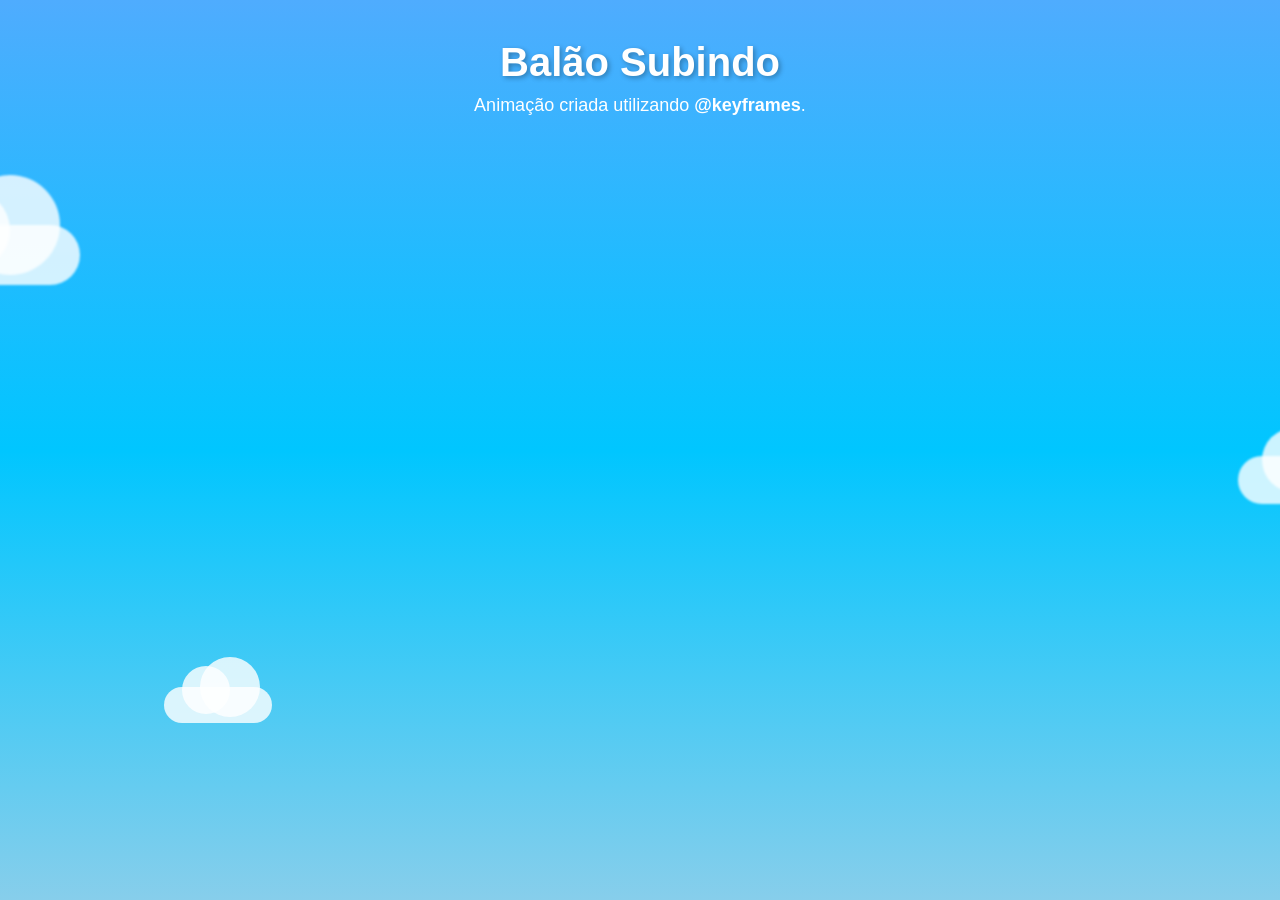
<file: balao/index.html>
<!DOCTYPE html>
<html lang="pt-BR">
<head>
    <meta charset="UTF-8">
    <meta name="viewport" content="width=device-width, initial-scale=1.0">
    <title>Balão Subindo</title>
    <link rel="stylesheet" href="style.css">
</head>

<body>

    <main class="cenario">

        <h1>Balão Subindo</h1>

        <p>
            Animação criada utilizando <strong>@keyframes</strong>.
        </p>

        <div class="balao">
            <div class="brilho"></div>
        </div>

        <div class="corda"></div>

        <div class="nuvem nuvem1"></div>
        <div class="nuvem nuvem2"></div>
        <div class="nuvem nuvem3"></div>

    </main>

</body>
</html>
</file>
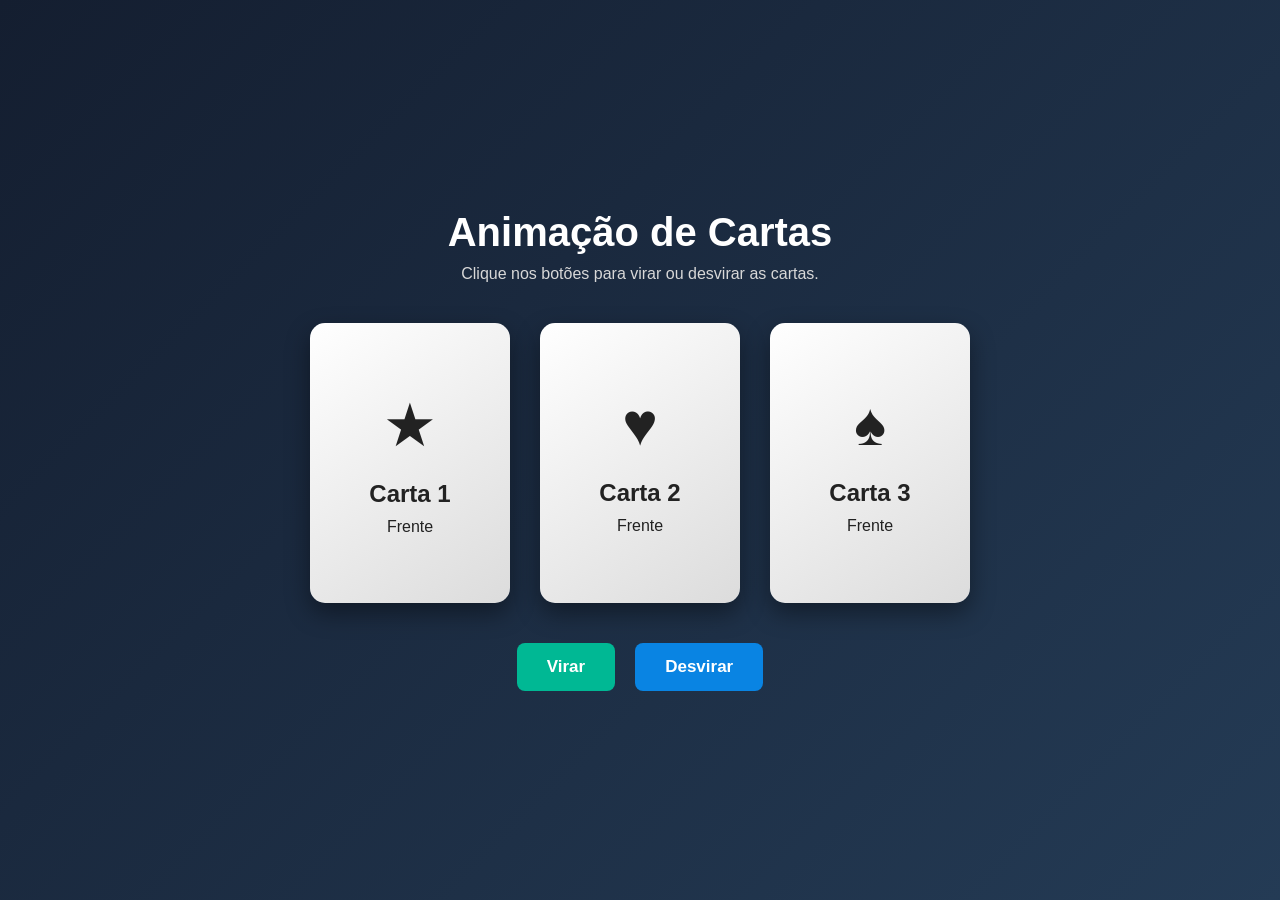
<file: transicao/index.html>
<!DOCTYPE html>
<html lang="pt-BR">
<head>
    <meta charset="UTF-8">
    <meta name="viewport" content="width=device-width, initial-scale=1.0">
    <title>Animação de Cartas</title>
    <link rel="stylesheet" href="style.css">
</head>

<body>

    <main class="container">
        <h1>Animação de Cartas</h1>

        <p class="descricao">
            Clique nos botões para virar ou desvirar as cartas.
        </p>

        <section class="cartas">

            <!-- Carta 1 -->
            <div class="carta" id="carta1">
                <div class="carta-conteudo">

                    <div class="frente">
                        <div class="simbolo">★</div>
                        <h2>Carta 1</h2>
                        <p>Frente</p>
                    </div>

                    <div class="verso">
                        <div class="simbolo">♛</div>
                        <h2>Carta 1</h2>
                        <p>Verso</p>
                    </div>

                </div>
            </div>

            <!-- Carta 2 -->
            <div class="carta" id="carta2">
                <div class="carta-conteudo">

                    <div class="frente">
                        <div class="simbolo">♥</div>
                        <h2>Carta 2</h2>
                        <p>Frente</p>
                    </div>

                    <div class="verso">
                        <div class="simbolo">♦</div>
                        <h2>Carta 2</h2>
                        <p>Verso</p>
                    </div>

                </div>
            </div>

            <!-- Carta 3 -->
            <div class="carta" id="carta3">
                <div class="carta-conteudo">

                    <div class="frente">
                        <div class="simbolo">♠</div>
                        <h2>Carta 3</h2>
                        <p>Frente</p>
                    </div>

                    <div class="verso">
                        <div class="simbolo">♣</div>
                        <h2>Carta 3</h2>
                        <p>Verso</p>
                    </div>

                </div>
            </div>

        </section>

        <section class="botoes">
            <button id="virar">Virar</button>
            <button id="desvirar">Desvirar</button>
        </section>

    </main>

    <script src="script.js"></script>
</body>
</html>
</file>
<file: balao/style.css>
* {
    margin: 0;
    padding: 0;
    box-sizing: border-box;
}

body {
    overflow: hidden;
    font-family: Arial, Helvetica, sans-serif;
}

/* Cenário */
.cenario {
    width: 100%;
    height: 100vh;

    position: relative;
    overflow: hidden;

    background: linear-gradient(
        to bottom,
        #4facfe,
        #00c6ff,
        #87ceeb
    );

    display: flex;
    flex-direction: column;
    align-items: center;

    color: white;
}

h1 {
    margin-top: 40px;
    font-size: 40px;

    text-shadow: 2px 2px 5px rgba(0, 0, 0, 0.3);

    z-index: 10;
}

p {
    margin-top: 10px;
    font-size: 18px;

    z-index: 10;
}

/* Balão */
.balao {
    position: absolute;

    width: 100px;
    height: 120px;

    background: linear-gradient(
        135deg,
        #ff7675,
        #d63031
    );

    border-radius: 50% 50% 45% 45%;

    bottom: -150px;

    animation: subir 8s linear infinite;

    box-shadow:
        inset -15px -10px 20px rgba(0, 0, 0, 0.2),
        5px 10px 20px rgba(0, 0, 0, 0.2);

    z-index: 5;
}

/* Parte inferior do balão */
.balao::after {
    content: "";

    position: absolute;

    bottom: -10px;
    left: 42px;

    width: 0;
    height: 0;

    border-left: 8px solid transparent;
    border-right: 8px solid transparent;
    border-top: 15px solid #d63031;
}

/* Brilho */
.brilho {
    position: absolute;

    width: 20px;
    height: 35px;

    background: rgba(255, 255, 255, 0.5);

    border-radius: 50%;

    top: 20px;
    left: 20px;

    transform: rotate(25deg);
}

/* Corda */
.corda {
    position: absolute;

    width: 2px;
    height: 100px;

    background-color: #555;

    bottom: -245px;

    animation: cordaSubir 8s linear infinite;

    z-index: 4;
}

/* Animação principal */
@keyframes subir {

    0% {
        transform: translateY(0) rotate(-5deg);
    }

    25% {
        transform: translateY(-25vh) rotate(5deg);
    }

    50% {
        transform: translateY(-50vh) rotate(-5deg);
    }

    75% {
        transform: translateY(-75vh) rotate(5deg);
    }

    100% {
        transform: translateY(-120vh) rotate(-5deg);
    }

}

/* Animação da corda */
@keyframes cordaSubir {

    0% {
        transform: translateY(0);
    }

    100% {
        transform: translateY(-120vh);
    }

}

/* Nuvens */
.nuvem {
    position: absolute;

    width: 180px;
    height: 60px;

    background: rgba(255, 255, 255, 0.8);

    border-radius: 50px;

    filter: blur(1px);
}

.nuvem::before,
.nuvem::after {
    content: "";

    position: absolute;

    background: rgba(255, 255, 255, 0.8);

    border-radius: 50%;
}

.nuvem::before {
    width: 80px;
    height: 80px;

    top: -35px;
    left: 30px;
}

.nuvem::after {
    width: 100px;
    height: 100px;

    top: -50px;
    right: 20px;
}

.nuvem1 {
    top: 25%;
    left: -100px;
}

.nuvem2 {
    top: 50%;
    right: -120px;

    transform: scale(0.8);
}

.nuvem3 {
    top: 75%;
    left: 10%;

    transform: scale(0.6);
}

/* Responsividade */
@media (max-width: 600px) {

    h1 {
        font-size: 30px;
    }

    p {
        font-size: 15px;
    }

    .balao {
        width: 80px;
        height: 100px;
    }

}
</file>
<file: transicao/style.css>
* {
    margin: 0;
    padding: 0;
    box-sizing: border-box;
}

body {
    min-height: 100vh;
    font-family: Arial, Helvetica, sans-serif;
    background: linear-gradient(135deg, #141e30, #243b55);
    color: white;
    display: flex;
    justify-content: center;
    align-items: center;
}

.container {
    width: 90%;
    max-width: 1000px;
    text-align: center;
    padding: 40px 20px;
}

h1 {
    font-size: 40px;
    margin-bottom: 10px;
}

.descricao {
    color: #d8d8d8;
    margin-bottom: 40px;
}

/* Área das cartas */
.cartas {
    display: flex;
    justify-content: center;
    align-items: center;
    gap: 30px;
    flex-wrap: wrap;
}

/* Container da carta */
.carta {
    width: 200px;
    height: 280px;
    perspective: 1000px;
}

/* Elemento responsável pela rotação */
.carta-conteudo {
    width: 100%;
    height: 100%;
    position: relative;

    transform-style: preserve-3d;

    transition: transform 0.8s ease;
}

/* Classe adicionada pelo JavaScript */
.carta-conteudo.virada {
    transform: rotateY(180deg);
}

/* Frente e verso */
.frente,
.verso {
    position: absolute;
    width: 100%;
    height: 100%;

    border-radius: 15px;
    display: flex;
    flex-direction: column;
    justify-content: center;
    align-items: center;

    backface-visibility: hidden;

    box-shadow: 0 10px 25px rgba(0, 0, 0, 0.4);
}

/* Frente */
.frente {
    background: linear-gradient(145deg, #ffffff, #dcdcdc);
    color: #222;
}

/* Verso */
.verso {
    background: linear-gradient(145deg, #e63946, #8b0000);
    color: white;

    transform: rotateY(180deg);
}

.simbolo {
    font-size: 60px;
    margin-bottom: 20px;
}

.frente h2,
.verso h2 {
    margin-bottom: 10px;
}

.frente p,
.verso p {
    font-size: 16px;
}

/* Botões */
.botoes {
    margin-top: 40px;
    display: flex;
    justify-content: center;
    gap: 20px;
}

button {
    border: none;
    padding: 14px 30px;

    font-size: 17px;
    font-weight: bold;

    border-radius: 8px;

    cursor: pointer;

    transition: 0.3s;
}

#virar {
    background-color: #00b894;
    color: white;
}

#desvirar {
    background-color: #0984e3;
    color: white;
}

button:hover {
    transform: translateY(-3px);
    filter: brightness(1.1);
}

button:active {
    transform: translateY(0);
}

/* Responsividade */
@media (max-width: 700px) {

    h1 {
        font-size: 30px;
    }

    .cartas {
        gap: 20px;
    }

    .carta {
        width: 160px;
        height: 230px;
    }

    .simbolo {
        font-size: 45px;
    }

}
</file>
